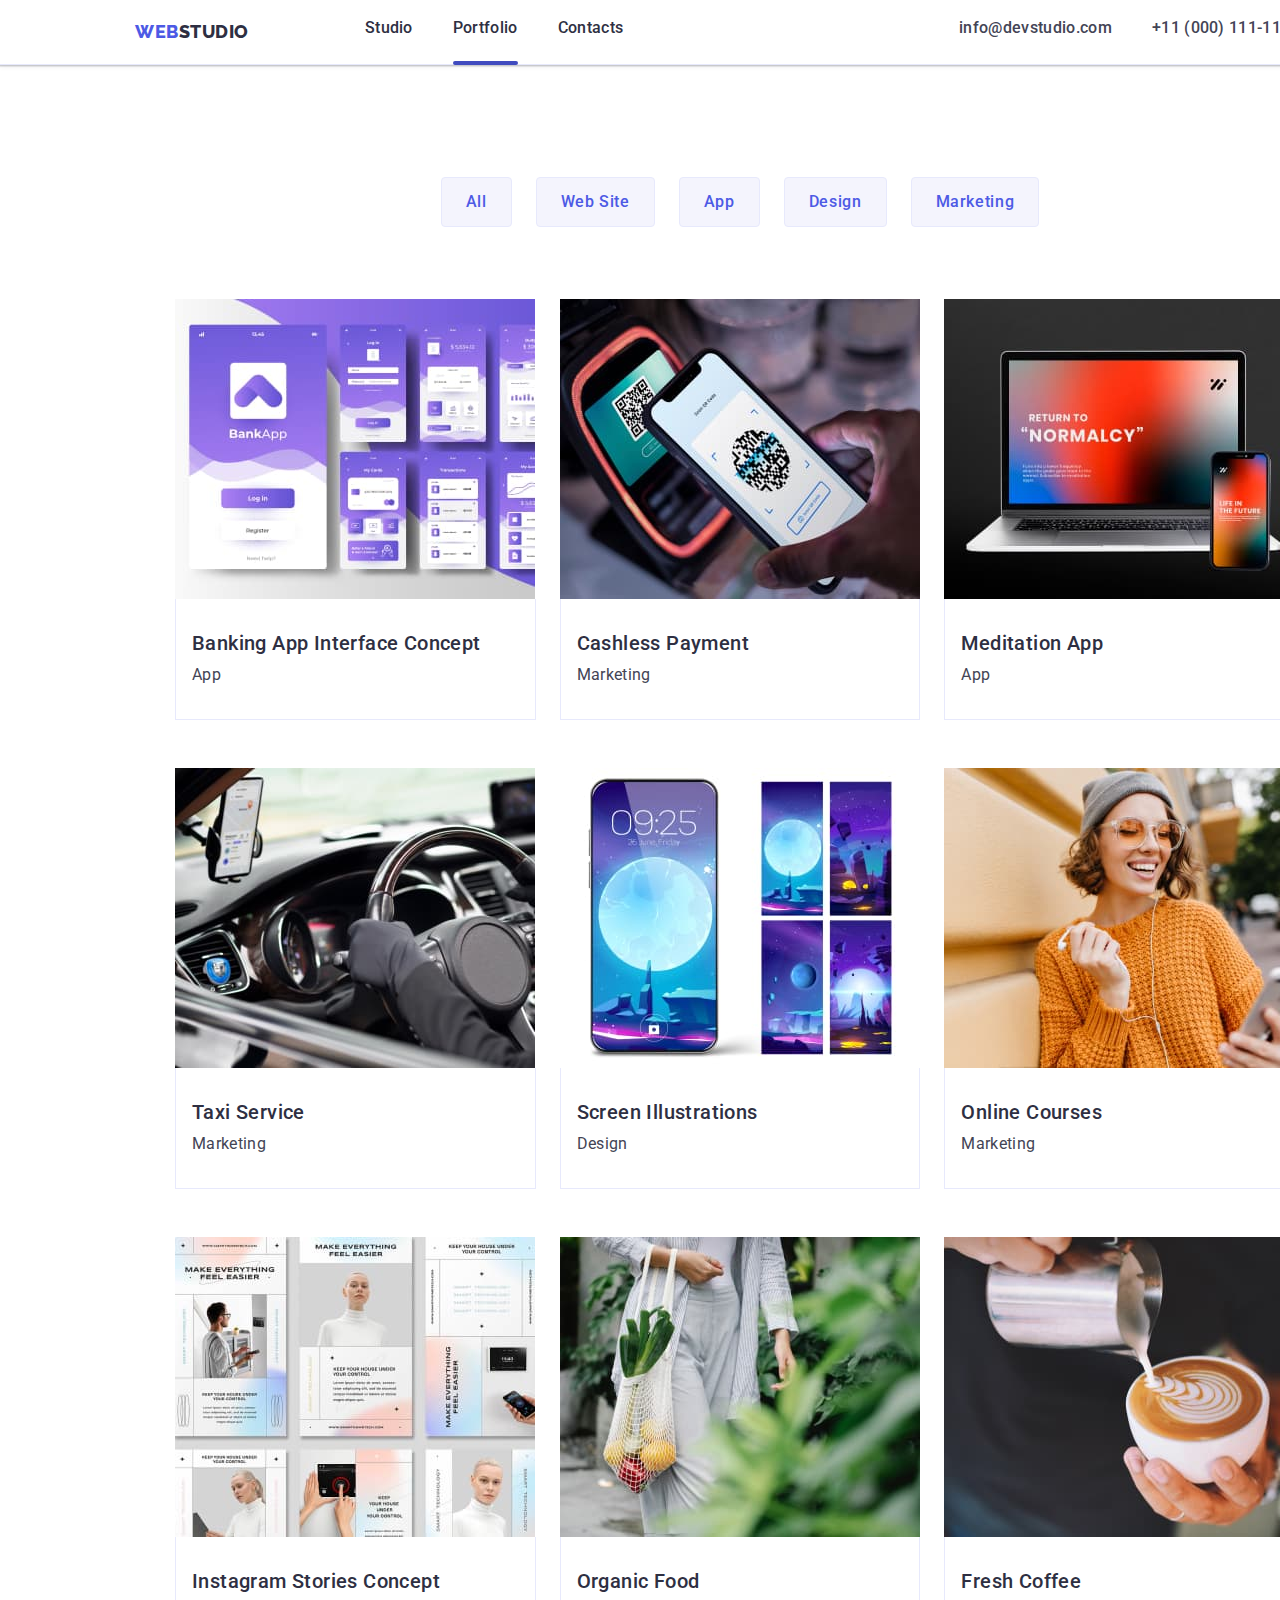
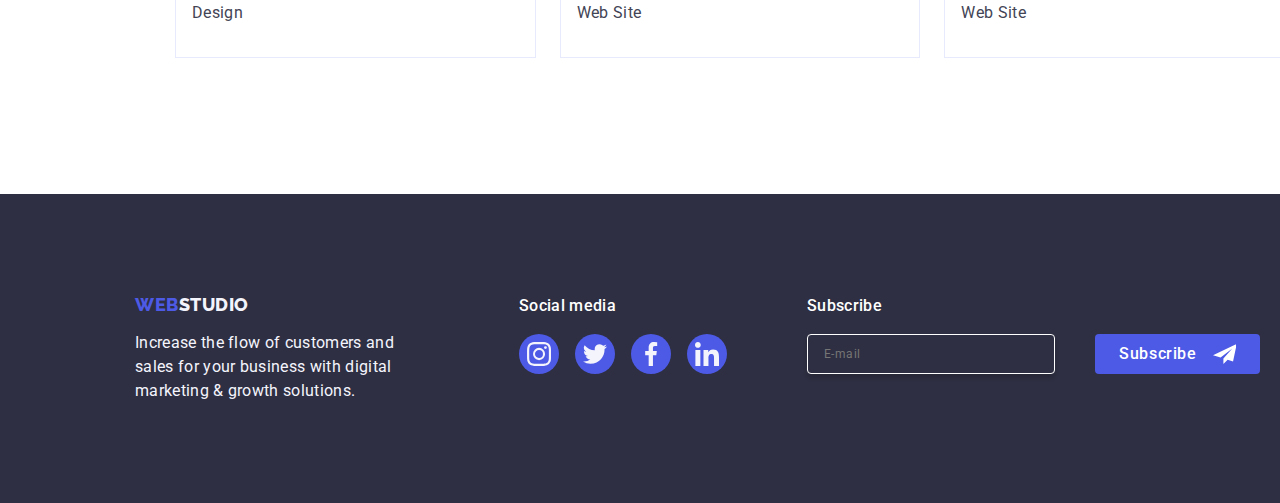
<file: portfolio.html>
<!DOCTYPE html>
<html lang="en">

<head>
    <meta charset="UTF-8">
    <meta name="viewport" content="width=device-width, initial-scale=1.0">
    <title>Document</title>
    <link rel="preconnect" href="https://fonts.googleapis.com">
    <link rel="preconnect" href="https://fonts.gstatic.com" crossorigin>
    <link
        href="https://fonts.googleapis.com/css2?family=Raleway:ital,wght@0,100..900;1,100..900&family=Roboto:ital,wght@0,100;0,300;0,400;0,500;0,700;0,900;1,100;1,300;1,400;1,500;1,700;1,900&display=swap"
        rel="stylesheet">
    <link rel="stylesheet"
        href="https://cdnjs.cloudflare.com/ajax/libs/modern-normalize/2.0.0/modern-normalize.min.css" />
    <link href="./css/styles.css" rel="stylesheet">
</head>

<body>
    <header class="header">
        <div class="container">
            <nav class="nav">
                <a class="logo link" href="./index.html">
                    Web<span class="studio">Studio</span>
                </a>
                <ul class="list">
                    <li class="item"><a class="link-head link" href="./index.html">Studio</a></li>
                    <li class="item"><a class="link-head link menu-active" href="./portfolio.html">Portfolio</a></li>
                    <li class="item"><a class="link-head link" href="">Contacts</a></li>
                </ul>
            </nav>
            <address class="contact">
                <ul class="list">
                    <li class="item"><a class="link contact-link"
                            href=" mailto:info@devstudio.com">info@devstudio.com</a>
                    </li>
                    <li class="item"><a class="link contact-link" href="tel:+110001111111">+11 (000) 111-11-11</a></li>
                </ul>
            </address>
        </div>
    </header>
    <main>
        <section class="portfolio">
            <div class="container">
                <h1 class="visually-hidden">
                    cyan
                </h1>
                <ul class="list filter">
                    <li>
                        <button class="filter-btn" type="button">All</button>
                    </li>
                    <li>
                        <button class="filter-btn" type="button">Web Site</button>
                    </li>
                    <li>
                        <button class="filter-btn" type="button">App</button>
                    </li>
                    <li>
                        <button class="filter-btn" type="button">Design</button>
                    </li>
                    <li>
                        <button class="filter-btn" type="button">Marketing</button>
                    </li>
                </ul>

                <ul class="list service-list">
                    <li class="service-list-item">
                        <a class="link">
                            <div class="port-cover-wrap">
                                <img src="./images/bank-app.jpg" alt="Bank App" width="360" />
                                <p class="port-cover-text">
                                    14 Stylish and User-Friendly App Design Concepts · Task
                                    Manager App · Calorie Tracker App · Exotic Fruit Ecommerce
                                    App · Cloud Storage App
                                </p>
                            </div>
                            <div class="name-category">
                                <h2 class="portfolio-item">Banking App Interface Concept</h2>
                                <p class="portfolio-desc">App</p>
                            </div>
                        </a>
                    </li>
                    <li class="service-list-item">
                        <a class="link">
                            <div class="port-cover-wrap">
                                <img src="./images/cashless.jpg" alt="Cashless Payment" width="360" />
                                <p class="port-cover-text">
                                    14 Stylish and User-Friendly App Design Concepts · Task
                                    Manager App · Calorie Tracker App · Exotic Fruit Ecommerce
                                    App · Cloud Storage App
                                </p>
                            </div>
                            <div class="name-category">
                                <h2 class="portfolio-item">Cashless Payment</h2>
                                <p class="portfolio-desc">Marketing</p>
                            </div>
                        </a>
                    </li>
                    <li class="service-list-item">
                        <a class="link">
                            <div class="port-cover-wrap">
                                <img src="./images/meditation.jpg" alt="Cashless Payment" width="360" />
                                <p class="port-cover-text">
                                    14 Stylish and User-Friendly App Design Concepts · Task
                                    Manager App · Calorie Tracker App · Exotic Fruit Ecommerce
                                    App · Cloud Storage App
                                </p>
                            </div>
                            <div class="name-category">
                                <h2 class="portfolio-item">Meditation App</h2>
                                <p class="portfolio-desc">App</p>
                            </div>
                        </a>
                    </li>
                    <li class="service-list-item">
                        <a class="link">
                            <div class="port-cover-wrap">
                                <img src="./images/taxi.jpg" alt="Cashless Payment" width="360" />
                                <p class="port-cover-text">
                                    14 Stylish and User-Friendly App Design Concepts · Task
                                    Manager App · Calorie Tracker App · Exotic Fruit Ecommerce
                                    App · Cloud Storage App
                                </p>
                            </div>
                            <div class="name-category">
                                <h2 class="portfolio-item">Taxi Service</h2>
                                <p class="portfolio-desc">Marketing</p>
                            </div>
                        </a>
                    </li>
                    <li class="service-list-item">
                        <a class="link">
                            <div class="port-cover-wrap">
                                <img src="./images/illustrations.jpg" alt="Cashless Payment" width="360" />
                                <p class="port-cover-text">
                                    14 Stylish and User-Friendly App Design Concepts · Task
                                    Manager App · Calorie Tracker App · Exotic Fruit Ecommerce
                                    App · Cloud Storage App
                                </p>
                            </div>
                            <div class="name-category">
                                <h2 class="portfolio-item">Screen Illustrations</h2>
                                <p class="portfolio-desc">Design</p>
                            </div>
                        </a>
                    </li>
                    <li class="service-list-item">
                        <a class="link">
                            <div class="port-cover-wrap">
                                <img src="./images/online-courses.jpg" alt="Cashless Payment" width="360" />
                                <p class="port-cover-text">
                                    14 Stylish and User-Friendly App Design Concepts · Task
                                    Manager App · Calorie Tracker App · Exotic Fruit Ecommerce
                                    App · Cloud Storage App
                                </p>
                            </div>
                            <div class="name-category">
                                <h2 class="portfolio-item">Online Courses</h2>
                                <p class="portfolio-desc">Marketing</p>
                            </div>
                        </a>
                    </li>
                    <li class="service-list-item">
                        <a class="link">
                            <div class="port-cover-wrap">
                                <img src="./images/instagram-stories.jpg" alt="Cashless Payment" width="360" />
                                <p class="port-cover-text">
                                    14 Stylish and User-Friendly App Design Concepts · Task
                                    Manager App · Calorie Tracker App · Exotic Fruit Ecommerce
                                    App · Cloud Storage App
                                </p>
                            </div>
                            <div class="name-category">
                                <h2 class="portfolio-item">Instagram Stories Concept</h2>
                                <p class="portfolio-desc">Design</p>
                            </div>
                        </a>
                    </li>
                    <li class="service-list-item">
                        <a class="link">
                            <div class="port-cover-wrap">
                                <img src="./images/organic-food.jpg" alt="Cashless Payment" width="360" />
                                <p class="port-cover-text">
                                    14 Stylish and User-Friendly App Design Concepts · Task
                                    Manager App · Calorie Tracker App · Exotic Fruit Ecommerce
                                    App · Cloud Storage App
                                </p>
                            </div>
                            <div class="name-category">
                                <h2 class="portfolio-item">Organic Food</h2>
                                <p class="portfolio-desc">Web Site</p>
                            </div>
                        </a>
                    </li>
                    <li class="service-list-item">
                        <a class="link">
                            <div class="port-cover-wrap">
                                <img src="./images/fresh-coffee.jpg" alt="Cashless Payment" width="360" />
                                <p class="port-cover-text">
                                    14 Stylish and User-Friendly App Design Concepts · Task
                                    Manager App · Calorie Tracker App · Exotic Fruit Ecommerce
                                    App · Cloud Storage App
                                </p>
                            </div>
                            <div class="name-category">
                                <h2 class="portfolio-item">Fresh Coffee</h2>
                                <p class="portfolio-desc">Web Site</p>
                            </div>
                        </a>
                    </li>
                </ul>
            </div>
        </section>
    </main>
    <footer class="footer">
        <div class="footer-container container">
            <div class="footer-logo">
                <a class="logo link" href="./index.html">
                    Web<span class="studio">Studio</span>
                </a>
                <p class="marketing">
                    Increase the flow of customers and sales for your business with digital marketing & growth
                    solutions.
                </p>
            </div>

            <div class="footer-socials">
                <p class="footer-label">Social media</p>
                <ul class="footer-list list">
                    <li class="footer-social-item">
                        <a href="#" class="footer-social-link">
                            <span class="icon instagram"></span>
                        </a>
                    </li>
                    <li class="footer-social-item">
                        <a href="#" class="footer-social-link">
                            <span class="icon twitter"></span>
                        </a>
                    </li>
                    <li class="footer-social-item">
                        <a href="#" class="footer-social-link">
                            <span class="icon facebook"></span>
                        </a>
                    </li>
                    <li class="footer-social-item">
                        <a href="#" class="footer-social-link">
                            <span class="icon linkedin"></span>
                        </a>
                    </li>
                </ul>
            </div>

            <div class="footer-form">
                <p class="footer-label">Subscribe</p>
                <form name="subscribe-form" autocomplete="on" class="form">
                    <input type="email" name="email" placeholder="E-mail" class="footer-form-input" required="">
                    <button type="submit" class="footer-form-button footer-socials-text-add">
                        Subscribe
                        <span class="icon send"></span>
                    </button>
                </form>
            </div>
        </div>
    </footer>
</body>

</html>
</file>
<file: css/styles.css>
:root {
  --main-color: #434455;
  --cornflower: #e7e9fc;
  --white: #ffffff;
  --ocean: #404bbf;
  --navyblue: #2e2f42;
  --cloud: #f4f4fd;
  --iris: #4d5ae5;
  --lightslate: #8e8f99;
}

body {
  font-family: Roboto, sans-serif;
  color: var(--main-color);
  background-color: var(--white);
  margin: auto;
}

img {
  display: block;
}

h1,
h2,
h3,
h4 h5,
h6,
p {
  margin: 0;
}

.header {
  border-bottom: 1px solid var(--cornflower);
  background: var(--white);
  box-shadow: 0px 1px 6px 0px rgba(46, 47, 66, 0.08),
    0px 1px 1px 0px rgba(46, 47, 66, 0.16),
    0px 2px 1px 0px rgba(46, 47, 66, 0.08);
}

.container {
  width: 1158px;
  margin: 0 auto;
  padding: 0 15px 0 15px;

  position: relative;
  width: 100%;
  max-width: 1200px; /* or any desired max-width */
  margin: 0 auto;
}

.header > .container {
  display: flex;
  justify-content: space-between;
}

.nav {
  display: flex;
  align-items: center;
}

.list {
  list-style: none;
  display: block;
  gap: 40px;
}

.nav .list {
  margin-bottom: 0;
}

.link {
  text-decoration: none;
  color: var(--navyblue);
  display: block;
}

.link-head {
  color: var(--navyblue);
  font-weight: 500;
  line-height: 1.5;
  letter-spacing: 0.02em;
  padding: 0px 0px 24px 0px;
  display: block;
  position: relative;
  transition-property: color;
  transition-duration: 250ms;
  transition-timing-function: cubic-bezier(0.4, 0, 0.2, 1);
}

.link-head:hover::after,
.link-head:focus::after {
  border: 2px solid var(--ocean);
  background-color: var(--ocean);
  width: 100%;

  content: "";
  border-radius: 2px;
  position: absolute;

  transform: scaleX(1);
  transform-origin: bottom left;
  transition: width 250ms cubic-bezier(0.4, 0, 0.2, 1),
    background-color 250ms cubic-bezier(0.4, 0, 0.2, 1),
    border 250ms cubic-bezier(0.4, 0, 0.2, 1);
}

.link-head::after {
  content: "";
  border-radius: 2px;
  border: 2px solid transparent;
  height: 4px;
  width: 0;
  position: absolute;
  left: 0;
  bottom: -1px;
  transform: scaleX(0);
  background-color: var(--ocean);
  transition: width 250ms cubic-bezier(0.4, 0, 0.2, 1),
    background-color 250ms cubic-bezier(0.4, 0, 0.2, 1),
    border 250ms cubic-bezier(0.4, 0, 0.2, 1);
}

.menu-active::after {
  content: "";
  border: 2px solid var(--ocean);
  border-radius: 2px;
  background-color: var(--ocean);
  height: 4px;
  width: 100%;
  position: absolute;
  left: 0;
  bottom: -1px;
  transform: scaleX(1);
}

.contact-link {
  color: var(--main-color);
}

.link:focus,
.link:hover {
  color: #404bbf;
}

.address {
  font-style: normal;
}

.contact {
  font-style: normal;
  line-height: 1.5;
}

.item {
  font-weight: 500;
  font-size: 16px;
  line-height: 1.5;
  letter-spacing: 0.02em;
  color: var(--navyblue);
  text-decoration: none;
}

.logo {
  font-family: Raleway, sans-serif;
  font-size: 18px;
  font-weight: 800;
  line-height: 1.17;
  letter-spacing: 0.03em;
  text-align: left;
  text-transform: uppercase;
  color: #4d5ae5;
  text-decoration: none;
  margin-right: 76px;
}

.logo > .studio {
  color: var(--navyblue);
}

.footer > .logo > .studio {
  color: var(--white);
}

.section {
  padding: 120px 0 120px;
}

.visually-hidden {
  position: absolute;
  width: 1px;
  height: 1px;
  margin: -1px;
  border: 0;
  padding: 0;
  white-space: nowrap;
  clip-path: inset(100%);
  clip: rect(0 0 0 0);
  overflow: hidden;
}

/* 1st section */
.our-service {
  background-color: #2e2f42;
  justify-content: center;
  padding: 188px 0 188px;
  display: block;
  background-image: linear-gradient(
      rgba(46, 47, 66, 0.7),
      rgba(46, 47, 66, 0.7)
    ),
    url(../images/people-office.jpg);
  max-width: 1440px;
  background-repeat: no-repeat;
  background-position: center;
  background-size: cover;
}

.service-title {
  font-size: 56px;
  line-height: 1.07;
  text-align: center;
  letter-spacing: 0.02em;
  color: var(--white);
  max-width: 496px;

  text-align: center;
  margin: auto;
  margin-bottom: 48px;
}

.order-service {
  font-family: inherit;
  font-weight: 500;
  font-size: 16px;
  background-color: #4d5ae5;
  line-height: 1.5;
  letter-spacing: 0.04em;
  color: var(--white);
  cursor: pointer;
  min-width: 169px;
  height: 56px;
  border: none;
  border-radius: 4px;

  margin: auto;
  padding: 16px 32px;
  display: block;
  box-shadow: 0px 4px 4px 0px rgba(0, 0, 0, 0.15);
  transition: background-color 250ms cubic-bezier(0.4, 0, 0.2, 1);
}

.order-service:hover,
.order-service:focus {
  background-color: #404bbf;
}
/* end 1st section */

/* 2nd section */
.feature {
  font-weight: 500;
  font-size: 20px;
  line-height: 1.2;
  letter-spacing: 0.02em;
  color: var(--navyblue);
  margin-bottom: 8px;
}

.feature-description {
  font-size: 16px;
  line-height: 1.5;
  letter-spacing: 0.02em;
  color: #434455;
}

.feature-icon {
  width: 264px;
  height: 112px;
  background-color: var(--cloud);
  display: flex;
  justify-content: center;
  align-items: center;
  border-radius: 4px;
  margin-bottom: 8px;
}

.list-item {
  gap: 24px;
}
/* end 2nd section */

/* 3rd section */
.what-we-do {
  font-size: 36px;
  line-height: 1.11;
  text-align: center;
  letter-spacing: 0.02em;
  text-transform: capitalize;
  color: var(--navyblue);
  margin-bottom: 72px;
  gap: 24px;
}

.what-we-do-item {
  flex-basis: calc((100% - 3 * 16px) / 3);
}
/* end 3rd section */

/* 4th section */
.our-team {
  background-color: #f4f4fd;
  padding: 120px 0 120px;
}

.our-team-list {
  gap: 24px;
}

.team {
  background-color: #f4f4fd;
  color: var(--navyblue);
  font-size: 36px;
  line-height: 1.11;
  letter-spacing: 0.02em;
  text-transform: capitalize;
  text-align: center;
  margin-bottom: 72px;
}

.team-item {
  background-color: var(--white);
  width: calc((100% - 72px) / 4);
  border-radius: 0px 0px 4px 4px;
}

.team-card {
  font-size: 16px;
  line-height: 1.5;
  letter-spacing: 0.02em;
  text-align: center;
}

.team-container {
  padding: 32px 0 32px;
}

.item-name {
  font-weight: 500;
  font-size: 20px;
  line-height: 1.2;
  letter-spacing: 0.02em;
  color: var(--navyblue);
  text-align: center;
  margin-bottom: 8px;
}

.social-list {
  display: flex;
  justify-content: center;
  gap: 24px;
  padding: 0;
}

.social-item {
  width: 40px;
  height: 40px;
}

.social-link {
  width: 100%;
  height: 100%;
  border-radius: 50%;
  background-color: var(--iris);
  display: flex;
  align-items: center;
  justify-content: center;
  transition: background-color 250ms cubic-bezier(0.4, 0, 0.2, 1);
}

.social-link:hover,
.team-social-link:focus {
  background-color: var(--ocean);
}
/* end 4th section */

.footer {
  background-color: #2e2f42;
  justify-content: center;
  padding: 100px 0 100px;
}

.footer-container .logo .studio {
  color: #f4f4fd;
}
.footer-container .link {
  display: inline-block;
  margin-bottom: 16px;
}

.footer .marketing {
  font-size: 16px;
  font-weight: 400;
  line-height: 24px;
  letter-spacing: 0.02em;
  text-align: left;
  color: #f4f4fd;
  max-width: 264px;
}

.footer-container {
  display: flex;
}

.footer-logo {
  margin-right: 120px;
}

.footer-label {
  color: var(--white);
  font-weight: 500;
  line-height: 1.5;
  letter-spacing: 0.02em;
}

.footer-list {
  flex-wrap: wrap;
  display: flex;
  align-items: center;
  gap: 16px;
}

.footer-social-item {
  width: 40px;
  height: 40px;
}

.footer-social-link {
  width: 100%;
  height: 100%;
  border-radius: 50%;
  display: flex;
  align-items: center;
  justify-content: center;
  background-color: var(--iris);
  transition: background-color 250ms cubic-bezier(0.4, 0, 0.2, 1);
}

.footer-socials .icon {
  transform: scale(1.5);
}

.footer-form {
  width: 453px;
  height: 80px;
  flex-shrink: 0;
  margin-left: 80px;
}

.footer-form .form {
  display: flex;
  align-items: flex-end;
  gap: 24px;
}

.footer-socials ul {
  padding: 0;
}

.footer-form-input {
  color: var(--white);
  width: 264px;
  height: 40px;
  padding-left: 16px;
  display: flex;
  margin-top: 16px;
  font-size: 12px;
  line-height: 1.5;
  letter-spacing: 0.04em;
  background-color: transparent;
  color: var(--white);
  border-radius: 4px;
  border: 1px solid var(--white, #fff);
  box-shadow: 0px 4px 4px 0px rgba(0, 0, 0, 0.15);
}

.footer-form-button {
  min-width: 165px;
  height: 40px;
  display: flex;
  padding: 8px 24px;
  justify-content: center;
  align-items: center;
  margin-left: 16px;
  border: none;
  color: var(--white);
  font-weight: 500;
  line-height: 1.5;
  letter-spacing: 0.04em;
  border-radius: 4px;
  background: var(--iris);
  cursor: pointer;
  transition-property: background-color, color;
  transition-duration: 250ms;
  transition-timing-function: cubic-bezier(0.4, 0, 0.2, 1);
}

.footer-form .send {
  margin-left: 16px;
}

.form-container {
  display: flex;
  flex-direction: column;
  align-items: flex-start;
  border-radius: 4px;
  width: 360px;
  height: 336px;
  margin-top: 0;
}

.form-header {
  color: var(--navyblue);
  text-align: center;
  line-height: 1.5;
  font-weight: 500;
  font-size: 16px;
  letter-spacing: 0.02em;
  margin-bottom: 16px;
}

.form-input {
  display: block;
  width: 100%;
  height: 40px;
  padding-top: 11px;
  padding-bottom: 11px;
  padding-left: 38px;
  flex-shrink: 0;
  font-size: 14px;
  fill: currentColor;
  border-radius: 4px;
  outline: transparent;
  background-color: transparent;
  border: 1px solid rgba(46, 47, 66, 0.4);
  transition: border-color 250ms cubic-bezier(0.4, 0, 0.2, 1);
}

.positioning {
  margin-bottom: 8px;
}

.form-order-label {
  font-size: 12px;
  line-height: 1.17;
  letter-spacing: 0.04em;
  color: var(--lightslate);
  display: block;
  align-items: center;
  justify-content: flex-start;
  width: 360px;
  height: 16px;
  gap: 8px;
  margin-bottom: 4px;
}

.form-textarea {
  width: 100%;
  height: 120px;
  flex-shrink: 0;
  font-size: 12px;
  line-height: 1.17;
  letter-spacing: 0.04em;
  color: rgba(46, 47, 66, 0.4);
  padding: 8px 16px;
  background-color: transparent;
  outline: transparent;
  border-radius: 4px;
  border: 1px solid rgba(46, 47, 66, 0.4);
  resize: none;
  transition: border-color 250ms cubic-bezier(0.4, 0, 0.2, 1);
}

.form-agree-box {
  display: flex;
  font-size: 12px;
  line-height: 1.17;
  letter-spacing: 0.04em;
  color: var(--lightslate);
  align-items: center;
  justify-content: flex-start;
  gap: 8px;
  margin: 10px 0px 5px 0px;
}

.form-agree-box-link {
  font-size: 12px;
  line-height: 1.17;
  letter-spacing: 0.04em;
  color: var(--iris, #4d5ae5);
  transition-property: color, text-decoration-color;
  transition-duration: 250ms;
  transition-timing-function: cubic-bezier(0.4, 0, 0.2, 1);
}

.form-button {
  margin: auto;
  display: block;
  min-width: 169px;
  height: 56px;
  padding: 16px 32px;
  border: none;
  font-weight: 500;
  line-height: 1.5;
  letter-spacing: 0.04em;
  border-radius: 4px;
  margin-top: 20px;
  background-color: var(--iris);
  color: var(--white);
  box-shadow: 0px 4px 4px 0px rgba(0, 0, 0, 0.15);
  cursor: pointer;
  transition: background-color 250ms cubic-bezier(0.4, 0, 0.2, 1);
}

.checkbox:checked + .form-agree-box > .check-mark {
  border: none;
  background-color: var(--ocean);
  fill: var(--cloud);
}
.check-mark {
  width: 16px;
  height: 16px;
  display: inline-flex;
  align-items: center;
  justify-content: center;
  border: 1px solid rgba(46, 47, 66, 0.4);
  border-radius: 2px;
  transition: background-color 250ms cubic-bezier(0.4, 0, 0.2, 1),
    border 250ms cubic-bezier(0.4, 0, 0.2, 1),
    fill 250ms cubic-bezier(0.4, 0, 0.2, 1);
  fill: transparent;
}

.input-icon {
  position: relative;
}

.input-icon .icon {
  position: absolute;
  transform: translateY(-50%);
  top: 50%;
  left: 16px;
  width: 24px;
  height: 24px;
  fill: var(--navyblue);
  transition: fill 250ms cubic-bezier(0.4, 0, 0.2, 1);
}

.filter-btn {
  font-family: Roboto, sans-serif;
  font-weight: 500;
  font-size: 16px;
  line-height: 1.5;
  letter-spacing: 0.04em;
  color: #4d5ae5;
  background-color: #f4f4fd;
  cursor: pointer;
  padding: 12px 24px 12px;
  border: 1px solid #e7e9fc;
  border-radius: 4px;
}

.filter-btn:focus,
.filter-btn:hover {
  color: var(--white);
  background-color: #404bbf;
  border: 1px solid transparent;
}

.portfolio {
  padding: 96px 0 120px 0;
}

.portfolio-item {
  font-weight: 500;
  font-size: 20px;
  line-height: 1.2;
  letter-spacing: 0.02em;
  color: var(--navyblue);
  margin-bottom: 8px;
}

.portfolio-desc {
  font-size: 16px;
  letter-spacing: 0.02em;
  color: var(--main-color);
  line-height: 1.5;
}

.port-cover-wrap {
  position: relative;
  overflow: hidden;
}

.port-cover-text {
  position: absolute;
  top: 0;
  height: 100%;
  width: 100%;
  padding: 40px 32px;
  background-color: var(--iris);
  color: var(--cloud);
  font-size: 16px;
  font-weight: 400;
  line-height: 24px;
  letter-spacing: 0.32px;
  transform: translateY(100%);
  transition: transform 250ms cubic-bezier(0.4, 0, 0.2, 1);
}

.link:hover .port-cover-text,
.linkin:focus .port-cover-text {
  transform: translateY(0);
}

.filter {
  justify-content: center;
  gap: 24px;
  margin-bottom: 72px;
}

.service-list {
  flex-wrap: wrap;
  column-gap: 24px;
  row-gap: 48px;
}

.service-list-item {
  width: calc((100% - 48px) / 3);
}

.name-category {
  padding: 32px 16px;
  border: 1px solid #e7e9fc;
  border-top: none;
}

.feature-item {
  width: calc((100% - 3 * 24px) / 4);
}

/* customer section */
.customers-header {
  margin-bottom: 72px;
  justify-content: center;
  color: var(--navyblue);
  display: flex;
  font-size: 36px;
  font-weight: 700;
  line-height: 1.11;
  letter-spacing: 0.02em;
  text-transform: capitalize;
}

.customers-link {
  width: 100%;
  height: 100%;
  border: 1px solid var(--lightslate);
  border-radius: 4px;
  display: flex;
  justify-content: center;
  align-items: center;
  color: var(--lightslate);
  transition: color 250ms cubic-bezier(0.4, 0, 0.2, 1),
    border-color 250ms cubic-bezier(0.4, 0, 0.2, 1);
}

.customers-link:hover,
.customers-link:focus {
  border-color: var(--ocean);
  color: var(--ocean);
}

.customer-list {
  justify-content: center;
}

.is-hidden {
  opacity: 0;
  visibility: hidden;
  pointer-events: none;
}
.backdrop {
  position: fixed;
  top: 0;
  left: 0;
  width: 100%;
  height: 100%;
  background-color: rgba(46, 47, 66, 0.4);
  transition: opacity 250ms cubic-bezier(0.4, 0, 0.2, 1),
    visibility 250ms cubic-bezier(0.4, 0, 0.2, 1);
}

.backdrop.is-hidden .modal {
  transform: translate(-50%, -50%) scale(0);
}

.modal {
  position: absolute;
  padding: 72px 24px 24px 24px;
  left: 50%;
  top: 50%;
  transform: translate(-50%, -50%) scale(1);
  width: 408px;
  min-height: 584px;
  background: #fcfcfc;
  box-shadow: 0px 1px 1px rgba(0, 0, 0, 0.14), 0px 1px 3px rgba(0, 0, 0, 0.12),
    0px 2px 1px rgba(0, 0, 0, 0.2);
  border-radius: 4px;
  transition: transform 250ms cubic-bezier(0.4, 0, 0.2, 1);
  margin-top: -12px;
}

.modal-close {
  position: absolute;
  width: 24px;
  height: 24px;
  top: 24px;
  right: 24px;
  border-radius: 50%;
  display: flex;
  align-items: center;
  justify-content: center;
  background-color: #e7e9fc;
  border: 1px solid rgba(0, 0, 0, 0.1);
  padding: 0;
  cursor: pointer;
  transition: background-color 250ms cubic-bezier(0.4, 0, 0.2, 1),
    border 250ms cubic-bezier(0.4, 0, 0.2, 1);
}

/* -- icons -- */

.icon {
  display: inline-block;
  background-repeat: no-repeat;
  background-image: url(../images/icons.svg);
}

.antenna {
  width: 64px;
  height: 64px;
  background-position: 0 0;
}
.clock {
  width: 64px;
  height: 64px;
  background-position: -128px 0;
}
.diagram {
  width: 64px;
  height: 64px;
  background-position: -256px 0;
}
.astronaut {
  width: 64px;
  height: 64px;
  background-position: -384px 0;
}
.instagram {
  width: 16px;
  height: 16px;
  background-position: 0 -128px;
}
.twitter {
  width: 16px;
  height: 16px;
  background-position: -80px -128px;
}
.facebook {
  width: 16px;
  height: 16px;
  background-position: -160px -128px;
}
.linkedin {
  width: 16px;
  height: 16px;
  background-position: -240px -128px;
}
.checkbox {
  width: 16px;
  height: 16px;
  background-position: -320px -128px;
}
.client1 {
  width: 122px;
  height: 64px;
  background-position: 0 -208px;
}
.client2 {
  width: 122px;
  height: 64px;
  background-position: -256px -208px;
}
.client3 {
  width: 122px;
  height: 64px;
  background-position: -512px -208px;
}
.client4 {
  width: 122px;
  height: 64px;
  background-position: -768px -208px;
}
.client5 {
  width: 122px;
  height: 64px;
  background-position: -1024px -208px;
}
.client6 {
  width: 122px;
  height: 64px;
  background-position: -1280px -208px;
}
.close {
  width: 24px;
  height: 24px;
  background-position: 0 -336px;
}
.send {
  width: 24px;
  height: 24px;
  background-position: -88px -336px;
}
.person {
  width: 24px;
  height: 24px;
  background-position: -176px -336px;
}
.phone {
  width: 18px;
  height: 24px;
  background-position: -264px -336px;
}
.email {
  width: 18px;
  height: 24px;
  background-position: -352px -336px;
}

/* mobile */
.menu {
  display: flex;
  padding: 0;
  margin: 0;
  list-style: none;
}

@media (max-width: 767px) {
  .menu {
    display: none;
  }

  .footer-container {
    display: block;
  }

  .feature-item {
    width: auto;
    padding-bottom: 30px;
  }

  .list-item {
    padding-bottom: 20px;
  }

  .team-item {
    display: grid;
    align-items: center;
    justify-content: center;
    width: auto;
  }

  .customer-list {
    display: grid;
    grid-template-columns: repeat(3, 1fr); /* Three columns of equal width */
    grid-gap: 20px; /* Gap between grid items */
  }

  .what-we-do {
    display: grid;
    justify-content: center;
  }

  .footer-form {
    margin-left: 0px;
  }
}

@media (max-width: 320px) {
  body {
    overflow-x: hidden;
  }
}

.menu .link {
  padding: 10px;
  color: inherit;
  text-decoration: none;
}

.menu .link:hover,
.menu .link:focus {
  text-decoration: underline;
}

.menu-toggle {
  min-height: 40px;
  min-width: 40px;
  display: flex;
  align-items: center;
  justify-content: center;

  margin: 0;
  padding: 0;
  background-color: transparent;
  cursor: pointer;
  border: none;
  border-radius: 50%;
  outline: none;
}

@media (min-width: 768px) {
  .menu-toggle {
    display: none;
  }
  body {
    width: 1440px;
  }

  .list {
    display: flex;
  }
}

.menu-toggle:hover,
.menu-toggle:focus {
  background-color: rgba(0, 0, 0, 0.1);
}

.menu-container {
  position: fixed;
  top: 0;
  left: 0;
  width: 100vw;
  height: 100vh;
  padding: 32px;
  background-color: #3f51b5;
  z-index: 999;

  transform: translateX(100%);
  transition: transform 250ms ease-in-out;
}

.menu-container.is-open {
  transform: translateX(0);
}

.menu-container .menu-toggle {
  position: absolute;
  top: 16px;
  right: 16px;
  color: #fff;
}

.mobile-menu {
  padding: 0;
  margin: 0;
  list-style: none;
}

.mobile-menu .link {
  display: block;
  padding: 10px;
  color: #fff;
  text-decoration: none;
}
</file>
